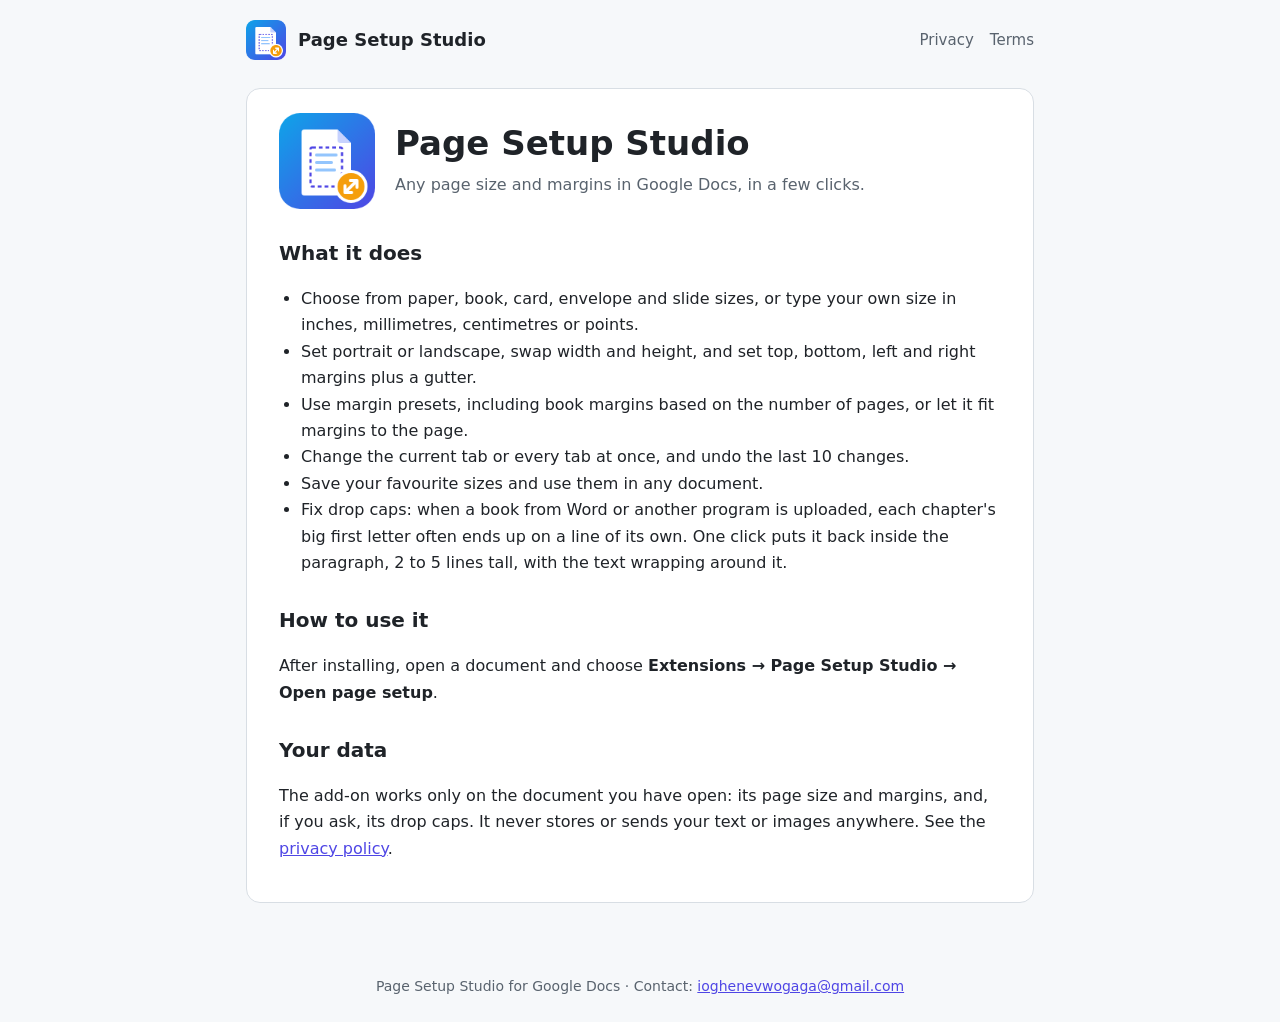
<file: index.html>
<!doctype html><html lang="en"><head><meta charset="utf-8"><meta name="viewport" content="width=device-width,initial-scale=1"><link rel="icon" href="favicon.png"><link rel="stylesheet" href="style.css"><title>Page Setup Studio</title><meta name="description" content="A Google Docs add-on to set any page size, margins and gutter, and fix broken drop caps, with undo."></head><body>
<header><img src="logo.png" alt=""><a href="./">Page Setup Studio</a><nav><a href="privacy.html">Privacy</a><a href="terms.html">Terms</a></nav></header><main><div class="card">
<div class="hero"><img src="logo.png" alt="Page Setup Studio logo"><div><h1>Page Setup Studio</h1><p class="muted" style="margin:0">Any page size and margins in Google Docs, in a few clicks.</p></div></div>
<h2>What it does</h2>
<ul>
<li>Choose from paper, book, card, envelope and slide sizes, or type your own size in inches, millimetres, centimetres or points.</li>
<li>Set portrait or landscape, swap width and height, and set top, bottom, left and right margins plus a gutter.</li>
<li>Use margin presets, including book margins based on the number of pages, or let it fit margins to the page.</li>
<li>Change the current tab or every tab at once, and undo the last 10 changes.</li>
<li>Save your favourite sizes and use them in any document.</li>
<li>Fix drop caps: when a book from Word or another program is uploaded, each chapter's big first letter often ends up on a line of its own. One click puts it back inside the paragraph, 2 to 5 lines tall, with the text wrapping around it.</li>
</ul>
<h2>How to use it</h2>
<p>After installing, open a document and choose <b>Extensions → Page Setup Studio → Open page setup</b>.</p>
<h2>Your data</h2>
<p>The add-on works only on the document you have open: its page size and margins, and, if you ask, its drop caps. It never stores or sends your text or images anywhere. See the <a href="privacy.html">privacy policy</a>.</p>
</div></main>
<footer>Page Setup Studio for Google Docs · Contact: <a href="mailto:ioghenevwogaga@gmail.com">ioghenevwogaga@gmail.com</a></footer></body></html>
</file>
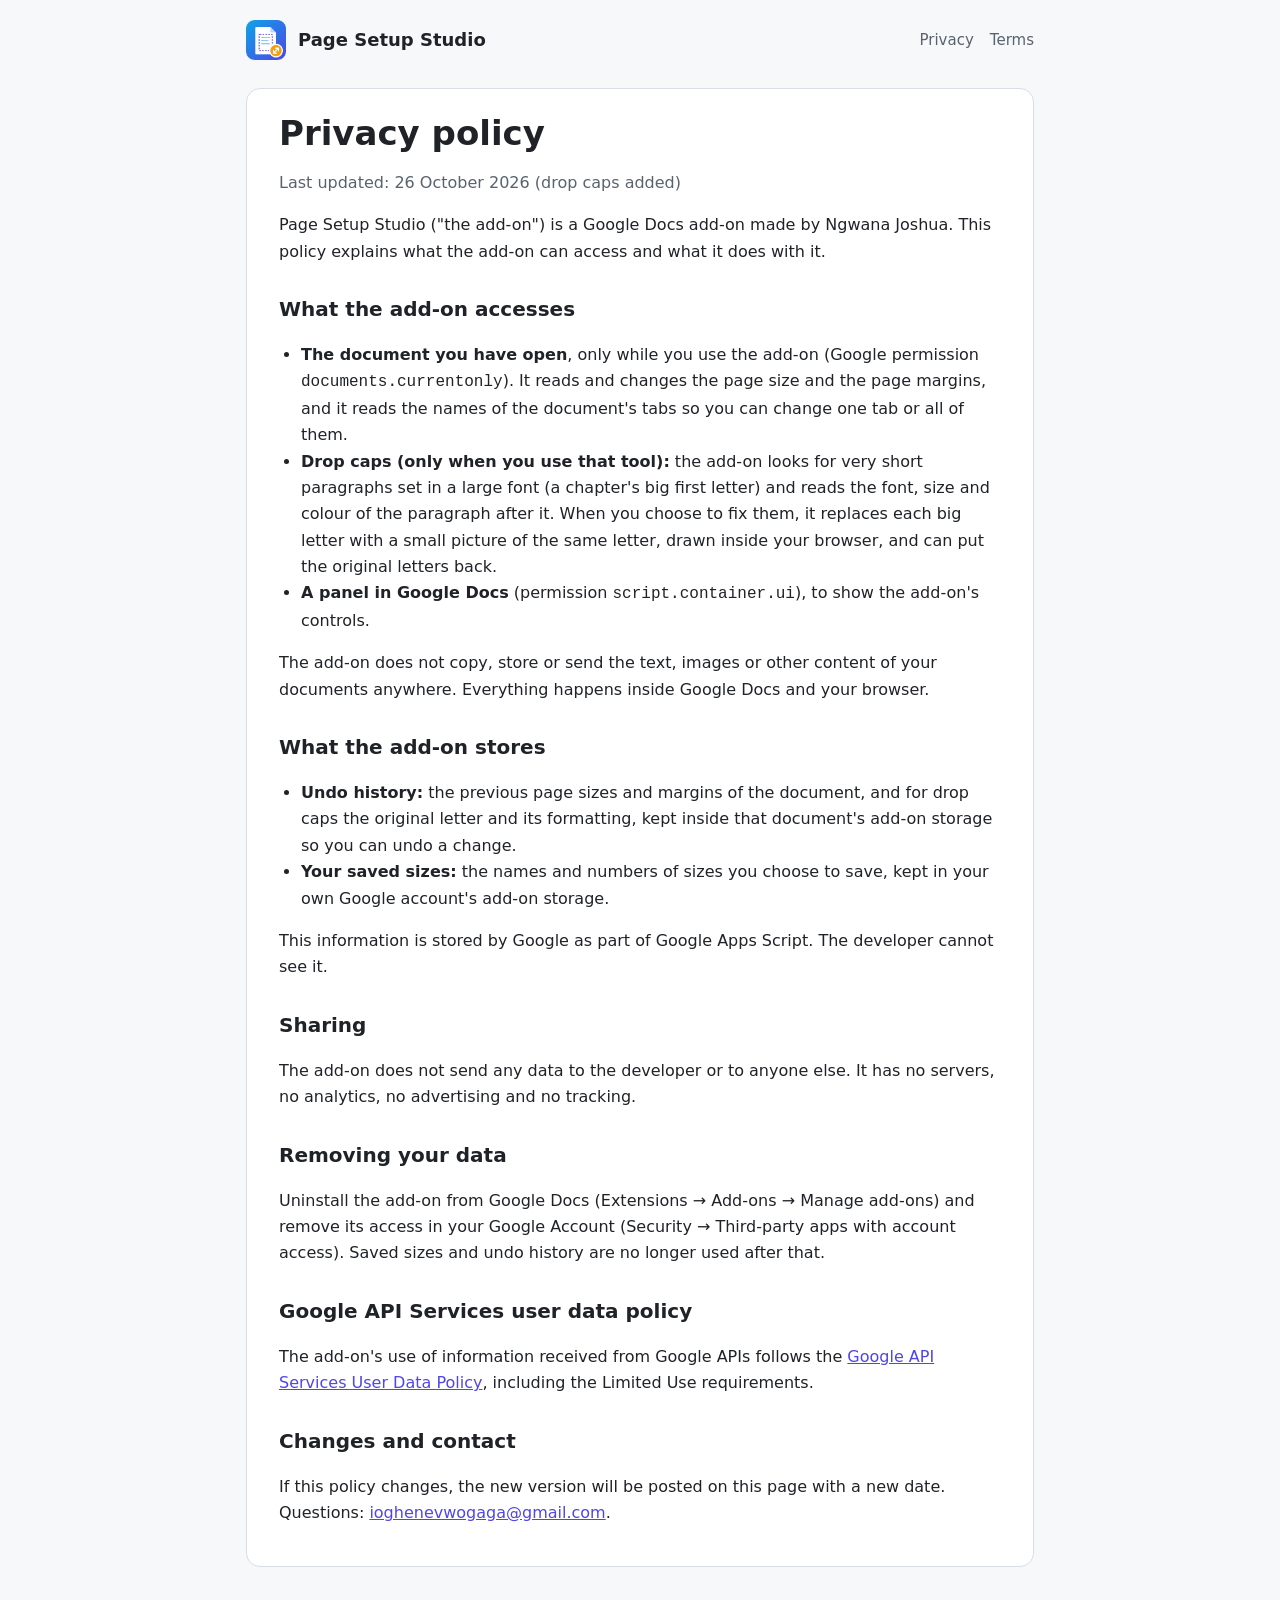
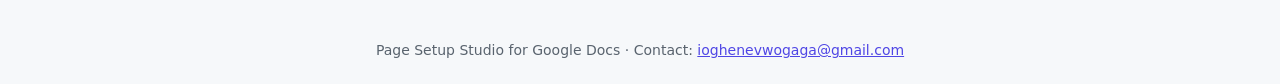
<file: privacy.html>
<!doctype html><html lang="en"><head><meta charset="utf-8"><meta name="viewport" content="width=device-width,initial-scale=1"><link rel="icon" href="favicon.png"><link rel="stylesheet" href="style.css"><title>Privacy policy – Page Setup Studio</title></head><body>
<header><img src="logo.png" alt=""><a href="./">Page Setup Studio</a><nav><a href="privacy.html">Privacy</a><a href="terms.html">Terms</a></nav></header><main><div class="card">
<h1>Privacy policy</h1><p class="muted">Last updated: 26 October 2026 (drop caps added)</p>
<p>Page Setup Studio ("the add-on") is a Google Docs add-on made by Ngwana Joshua. This policy explains what the add-on can access and what it does with it.</p>
<h2>What the add-on accesses</h2>
<ul>
<li><b>The document you have open</b>, only while you use the add-on (Google permission <code>documents.currentonly</code>). It reads and changes the page size and the page margins, and it reads the names of the document's tabs so you can change one tab or all of them.</li>
<li><b>Drop caps (only when you use that tool):</b> the add-on looks for very short paragraphs set in a large font (a chapter's big first letter) and reads the font, size and colour of the paragraph after it. When you choose to fix them, it replaces each big letter with a small picture of the same letter, drawn inside your browser, and can put the original letters back.</li>
<li><b>A panel in Google Docs</b> (permission <code>script.container.ui</code>), to show the add-on's controls.</li>
</ul>
<p>The add-on does not copy, store or send the text, images or other content of your documents anywhere. Everything happens inside Google Docs and your browser.</p>
<h2>What the add-on stores</h2>
<ul>
<li><b>Undo history:</b> the previous page sizes and margins of the document, and for drop caps the original letter and its formatting, kept inside that document's add-on storage so you can undo a change.</li>
<li><b>Your saved sizes:</b> the names and numbers of sizes you choose to save, kept in your own Google account's add-on storage.</li>
</ul>
<p>This information is stored by Google as part of Google Apps Script. The developer cannot see it.</p>
<h2>Sharing</h2>
<p>The add-on does not send any data to the developer or to anyone else. It has no servers, no analytics, no advertising and no tracking.</p>
<h2>Removing your data</h2>
<p>Uninstall the add-on from Google Docs (Extensions → Add-ons → Manage add-ons) and remove its access in your Google Account (Security → Third-party apps with account access). Saved sizes and undo history are no longer used after that.</p>
<h2>Google API Services user data policy</h2>
<p>The add-on's use of information received from Google APIs follows the <a href="https://developers.google.com/terms/api-services-user-data-policy">Google API Services User Data Policy</a>, including the Limited Use requirements.</p>
<h2>Changes and contact</h2>
<p>If this policy changes, the new version will be posted on this page with a new date. Questions: <a href="mailto:ioghenevwogaga@gmail.com">ioghenevwogaga@gmail.com</a>.</p>
</div></main>
<footer>Page Setup Studio for Google Docs · Contact: <a href="mailto:ioghenevwogaga@gmail.com">ioghenevwogaga@gmail.com</a></footer></body></html>
</file>
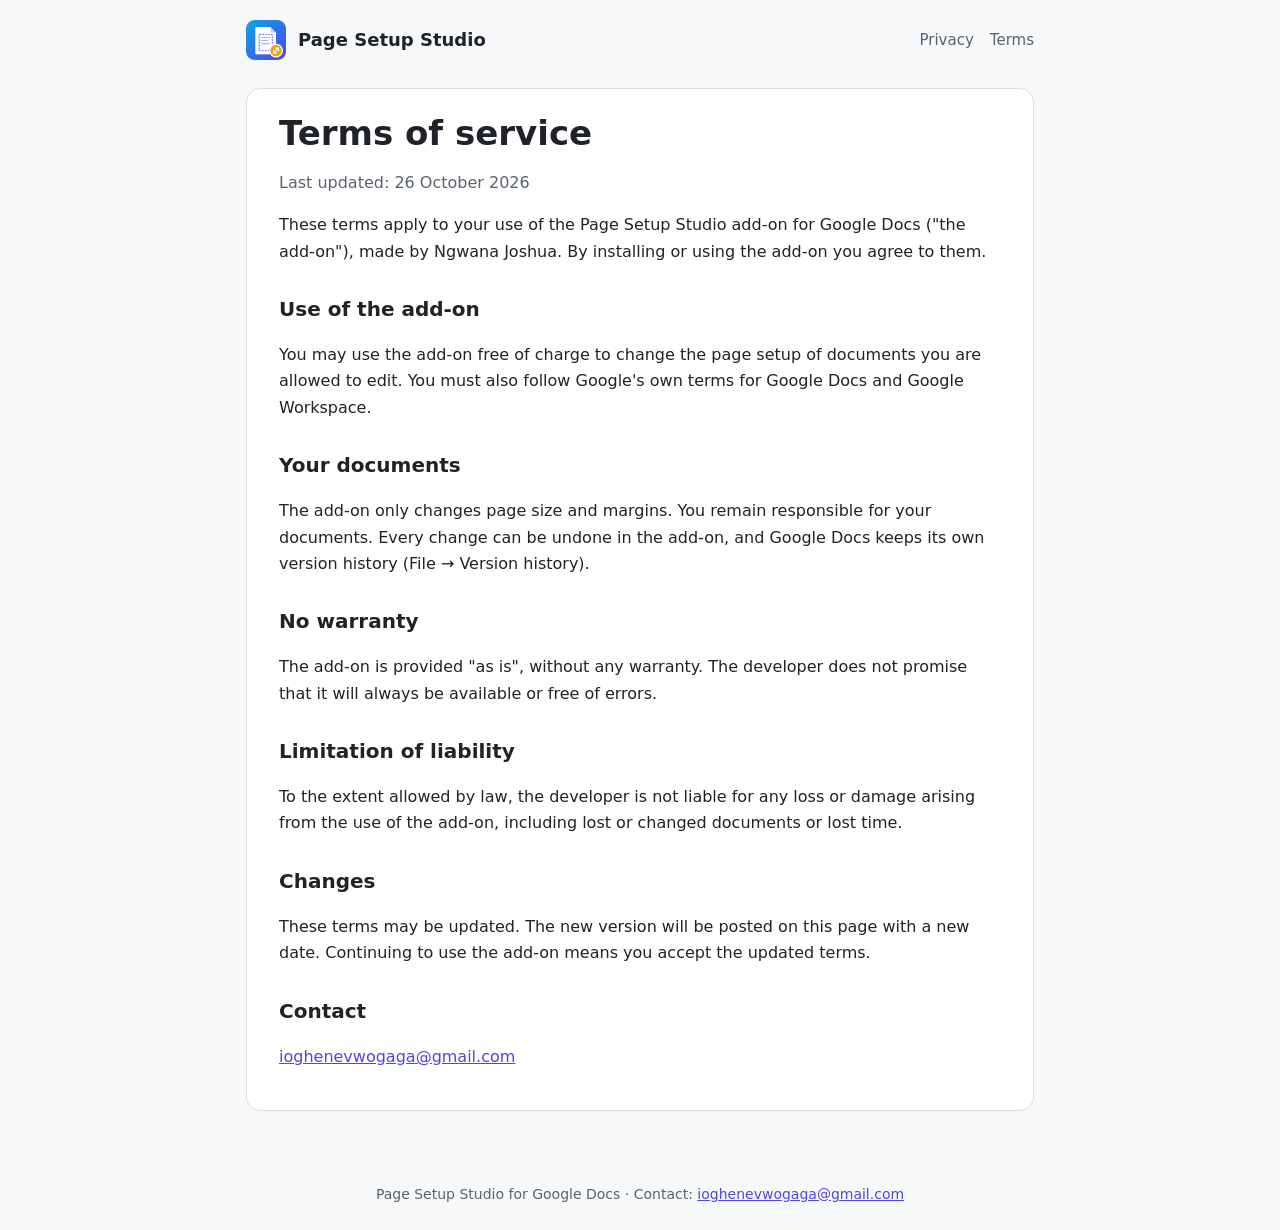
<file: terms.html>
<!doctype html><html lang="en"><head><meta charset="utf-8"><meta name="viewport" content="width=device-width,initial-scale=1"><link rel="icon" href="favicon.png"><link rel="stylesheet" href="style.css"><title>Terms of service – Page Setup Studio</title></head><body>
<header><img src="logo.png" alt=""><a href="./">Page Setup Studio</a><nav><a href="privacy.html">Privacy</a><a href="terms.html">Terms</a></nav></header><main><div class="card">
<h1>Terms of service</h1><p class="muted">Last updated: 26 October 2026</p>
<p>These terms apply to your use of the Page Setup Studio add-on for Google Docs ("the add-on"), made by Ngwana Joshua. By installing or using the add-on you agree to them.</p>
<h2>Use of the add-on</h2>
<p>You may use the add-on free of charge to change the page setup of documents you are allowed to edit. You must also follow Google's own terms for Google Docs and Google Workspace.</p>
<h2>Your documents</h2>
<p>The add-on only changes page size and margins. You remain responsible for your documents. Every change can be undone in the add-on, and Google Docs keeps its own version history (File → Version history).</p>
<h2>No warranty</h2>
<p>The add-on is provided "as is", without any warranty. The developer does not promise that it will always be available or free of errors.</p>
<h2>Limitation of liability</h2>
<p>To the extent allowed by law, the developer is not liable for any loss or damage arising from the use of the add-on, including lost or changed documents or lost time.</p>
<h2>Changes</h2>
<p>These terms may be updated. The new version will be posted on this page with a new date. Continuing to use the add-on means you accept the updated terms.</p>
<h2>Contact</h2>
<p><a href="mailto:ioghenevwogaga@gmail.com">ioghenevwogaga@gmail.com</a></p>
</div></main>
<footer>Page Setup Studio for Google Docs · Contact: <a href="mailto:ioghenevwogaga@gmail.com">ioghenevwogaga@gmail.com</a></footer></body></html>
</file>
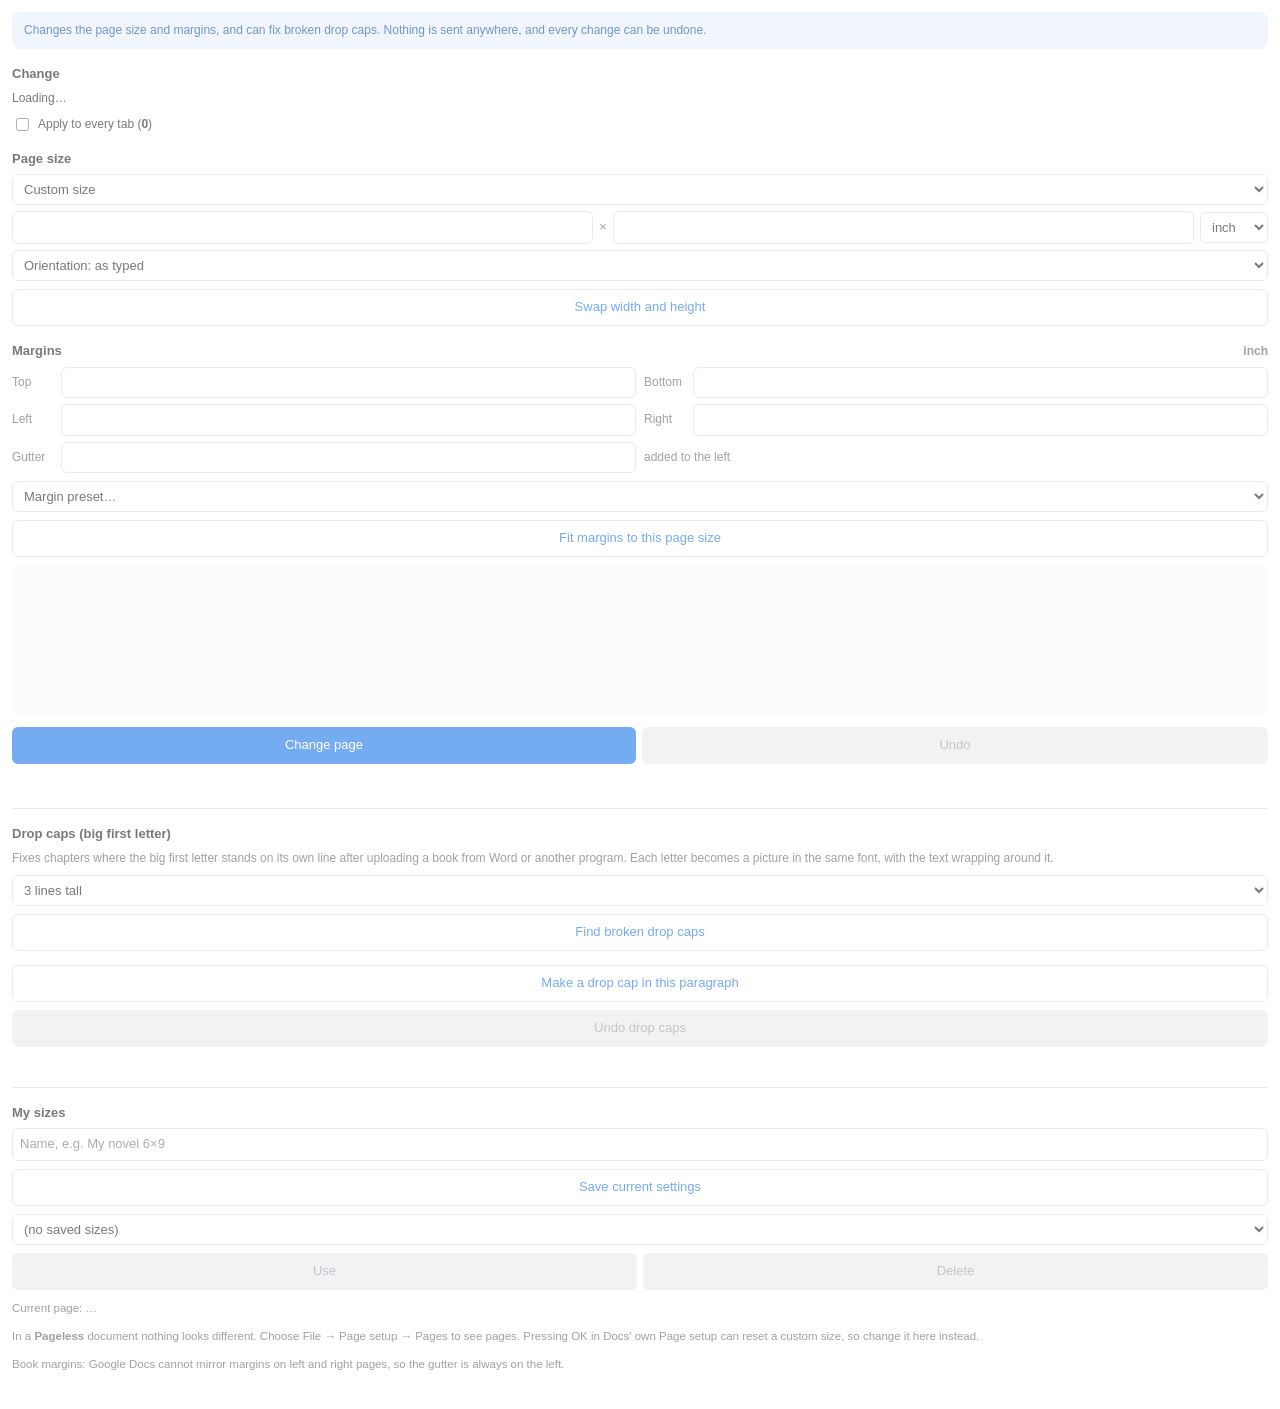
<file: addon/Sidebar.html>
<!DOCTYPE html>
<html>
<head>
<base target="_top">
<meta charset="utf-8">
<style>
  :root{--blue:#1a73e8;--blue2:#1765cc;--ink:#202124;--muted:#5f6368;--line:#dadce0;--bg:#f8f9fa;--ok:#188038;--err:#c5221f;--soft:#e8f0fe}
  *{box-sizing:border-box}
  body{margin:0;padding:12px 12px 24px;font:13px/1.45 Roboto,Arial,sans-serif;color:var(--ink);background:#fff}
  h2{font-size:13px;font-weight:600;margin:16px 0 6px;display:flex;align-items:center;justify-content:space-between}
  .info{background:var(--soft);color:#174ea6;border-radius:8px;padding:10px 12px;font-size:12px}
  .muted{color:var(--muted)}.small{font-size:12px}
  select,input[type=number],input[type=text]{width:100%;padding:6px 7px;border:1px solid var(--line);border-radius:6px;font:inherit;background:#fff;color:var(--ink)}
  select:focus,input:focus{outline:2px solid var(--blue);outline-offset:-1px;border-color:transparent}
  .row{display:flex;gap:6px;align-items:center}
  .row>*{min-width:0}
  .x{flex:none;color:var(--muted)}
  .unit{flex:none;width:68px}
  .grid2{display:grid;grid-template-columns:1fr 1fr;gap:6px 8px}
  .grid2 label{display:flex;align-items:center;gap:5px;font-size:12px;color:var(--muted)}
  .grid2 label span{flex:none;width:44px}
  button{width:100%;margin-top:8px;padding:8px 10px;border:0;border-radius:6px;background:var(--blue);color:#fff;font:inherit;font-weight:500;cursor:pointer}
  button:hover{background:var(--blue2)}
  button.ghost{background:#fff;color:var(--blue);border:1px solid var(--line)}
  button.ghost:hover{background:var(--bg)}
  button:disabled{background:#e8eaed;color:#9aa0a6;border-color:#e8eaed;cursor:default}
  .two{display:flex;gap:6px}.two button{flex:1}
  .preview{display:flex;justify-content:center;align-items:center;height:150px;background:var(--bg);border-radius:8px;margin-top:8px}
  .preview svg{max-height:136px;max-width:100%}
  .dims{text-align:center;margin-top:4px}
  .check{display:flex;gap:6px;align-items:flex-start;margin-top:8px;font-size:12px}
  .check input{margin-top:2px}
  #msg{margin-top:10px;font-size:12px;min-height:18px}
  #msg.ok{color:var(--ok)}#msg.err{color:var(--err)}
  .hide{display:none}
  hr{border:0;border-top:1px solid var(--line);margin:16px 0 4px}
  .note{font-size:11.5px;color:var(--muted);margin-top:10px}
  .busy{opacity:.6;pointer-events:none}
</style>
</head>
<body>
<div class="info">Changes the page size and margins, and can fix broken drop caps. Nothing is sent anywhere, and every change can be undone.</div>

<h2>Change</h2>
<div class="small" id="tabLine">Loading…</div>
<label class="check" id="allTabsRow"><input type="checkbox" id="allTabs"> <span>Apply to every tab (<b id="tabCount">0</b>)</span></label>

<h2>Page size</h2>
<select id="preset" aria-label="Page size preset"></select>
<div class="row" style="margin-top:6px">
  <input type="number" id="w" step="any" min="0" aria-label="Width">
  <span class="x">×</span>
  <input type="number" id="h" step="any" min="0" aria-label="Height">
  <select id="unit" class="unit" aria-label="Unit">
    <option value="in">inch</option><option value="mm">mm</option><option value="cm">cm</option><option value="pt">pt</option>
  </select>
</div>
<div class="row" style="margin-top:6px">
  <select id="orient" aria-label="Orientation">
    <option value="typed">Orientation: as typed</option>
    <option value="portrait">Portrait (tall)</option>
    <option value="landscape">Landscape (wide)</option>
  </select>
</div>
<button class="ghost" id="swap" type="button">Swap width and height</button>

<h2>Margins <span class="muted small" id="unitLbl">inch</span></h2>
<div class="grid2">
  <label><span>Top</span><input type="number" id="top" step="any" min="0"></label>
  <label><span>Bottom</span><input type="number" id="bottom" step="any" min="0"></label>
  <label><span>Left</span><input type="number" id="left" step="any" min="0"></label>
  <label><span>Right</span><input type="number" id="right" step="any" min="0"></label>
  <label><span>Gutter</span><input type="number" id="gutter" step="any" min="0"></label>
  <span class="muted small" style="align-self:center">added to the left</span>
</div>
<select id="mpreset" style="margin-top:8px" aria-label="Margin preset">
  <option value="">Margin preset…</option>
  <option value="normal">Normal (1 inch all round)</option>
  <option value="moderate">Moderate (1" top/bottom, 0.75" sides)</option>
  <option value="narrow">Narrow (0.5 inch all round)</option>
  <option value="wide">Wide (1" top/bottom, 2" sides)</option>
  <option value="book">Book for print (gutter by page count)</option>
</select>
<div id="bookRow" class="row hide" style="margin-top:6px">
  <input type="number" id="pages" min="24" max="828" step="1" placeholder="Number of pages, e.g. 200">
</div>
<button class="ghost" id="fit" type="button">Fit margins to this page size</button>

<div class="preview" aria-hidden="true"><svg id="pv" viewBox="0 0 100 100"></svg></div>
<div class="dims small muted" id="dims"></div>

<div class="two">
  <button id="apply" type="button">Change page</button>
  <button id="undo" class="ghost" type="button" disabled>Undo</button>
</div>
<div id="msg" role="status"></div>

<hr>
<h2>Drop caps (big first letter)</h2>
<p class="small muted" style="margin:0">Fixes chapters where the big first letter stands on its own line after uploading a book from Word or another program. Each letter becomes a picture in the same font, with the text wrapping around it.</p>
<div class="row" style="margin-top:8px">
  <select id="dcLines" aria-label="Drop cap height">
    <option value="2">2 lines tall</option><option value="3" selected>3 lines tall</option><option value="4">4 lines tall</option><option value="5">5 lines tall</option>
  </select>
</div>
<button class="ghost" id="dcFind" type="button">Find broken drop caps</button>
<div id="dcList" class="small" style="margin-top:6px"></div>
<button id="dcFix" type="button" class="hide">Fix all</button>
<button class="ghost" id="dcHere" type="button">Make a drop cap in this paragraph</button>
<button class="ghost" id="dcUndo" type="button" disabled>Undo drop caps</button>
<div id="dcMsg" class="small" style="margin-top:8px;min-height:16px"></div>

<hr>
<h2>My sizes</h2>
<div class="row">
  <input type="text" id="sname" placeholder="Name, e.g. My novel 6×9" maxlength="40">
</div>
<button class="ghost" id="save" type="button">Save current settings</button>
<div class="row" style="margin-top:8px">
  <select id="saved" aria-label="Saved sizes"><option value="">(no saved sizes)</option></select>
</div>
<div class="two"><button class="ghost" id="load" type="button" disabled>Use</button><button class="ghost" id="del" type="button" disabled>Delete</button></div>

<p class="note">Current page: <span id="current">…</span></p>
<p class="note">In a <b>Pageless</b> document nothing looks different. Choose File → Page setup → Pages to see pages. Pressing OK in Docs' own Page setup can reset a custom size, so change it here instead.</p>
<p class="note">Book margins: Google Docs cannot mirror margins on left and right pages, so the gutter is always on the left.</p>

<script>
var PT = { in: 72, mm: 72 / 25.4, cm: 720 / 25.4, pt: 1 };
var IN = 72, MM = 72 / 25.4;
var PRESETS = [
  ['Paper', [
    ['Letter', 8.5 * IN, 11 * IN], ['Legal', 8.5 * IN, 14 * IN], ['Tabloid', 11 * IN, 17 * IN],
    ['Statement', 5.5 * IN, 8.5 * IN], ['Executive', 7.25 * IN, 10.5 * IN], ['Folio', 8.5 * IN, 13 * IN],
    ['A3', 297 * MM, 420 * MM], ['A4', 210 * MM, 297 * MM], ['A5', 148 * MM, 210 * MM], ['A6', 105 * MM, 148 * MM],
    ['B4', 250 * MM, 353 * MM], ['B5', 176 * MM, 250 * MM], ['B5 (JIS)', 182 * MM, 257 * MM]]],
  ['Book trim sizes', [
    ['5 × 8 in', 5 * IN, 8 * IN], ['5.25 × 8 in', 5.25 * IN, 8 * IN], ['5.5 × 8.5 in', 5.5 * IN, 8.5 * IN],
    ['6 × 9 in', 6 * IN, 9 * IN], ['6.14 × 9.21 in (Royal)', 6.14 * IN, 9.21 * IN], ['6.69 × 9.61 in', 6.69 * IN, 9.61 * IN],
    ['7 × 10 in', 7 * IN, 10 * IN], ['7.5 × 9.25 in', 7.5 * IN, 9.25 * IN], ['8 × 10 in', 8 * IN, 10 * IN],
    ['8.25 × 11 in', 8.25 * IN, 11 * IN], ['8.5 × 8.5 in (square)', 8.5 * IN, 8.5 * IN]]],
  ['Cards, photos and envelopes', [
    ['Index card 3 × 5 in', 3 * IN, 5 * IN], ['Postcard 4 × 6 in', 4 * IN, 6 * IN], ['Card 5 × 7 in', 5 * IN, 7 * IN],
    ['Business card 3.5 × 2 in', 3.5 * IN, 2 * IN], ['Square 8 × 8 in', 8 * IN, 8 * IN],
    ['Envelope #10', 9.5 * IN, 4.125 * IN], ['Envelope DL', 220 * MM, 110 * MM], ['Envelope C5', 229 * MM, 162 * MM]]],
  ['Screens and slides', [
    ['Slide 16:9 (13.33 × 7.5 in)', 13.333 * IN, 7.5 * IN], ['Slide 4:3 (10 × 7.5 in)', 10 * IN, 7.5 * IN]]]
];
var state = null, unit = 'in';
var $ = function (id) { return document.getElementById(id); };

/* ---------- presets ---------- */
(function fillPresets() {
  var s = $('preset'), o = document.createElement('option');
  o.value = ''; o.textContent = 'Custom size'; s.appendChild(o);
  PRESETS.forEach(function (g, gi) {
    var og = document.createElement('optgroup'); og.label = g[0];
    g[1].forEach(function (p, pi) {
      var op = document.createElement('option'); op.value = gi + ':' + pi; op.textContent = p[0]; og.appendChild(op);
    });
    s.appendChild(og);
  });
})();

/* ---------- units ---------- */
function round(v) { var d = unit === 'mm' ? 1 : unit === 'pt' ? 1 : unit === 'cm' ? 2 : 3; var f = Math.pow(10, d); return Math.round(v * f) / f; }
function toPt(v) { return Number(v) * PT[unit]; }
function show(id, pt) { $(id).value = round(pt / PT[unit]); }
function val(id) { var v = $(id).value; return v === '' ? NaN : toPt(v); }
function fmt(pt) {
  return round(pt / PT[unit]) + ' ' + ({ in: 'in', mm: 'mm', cm: 'cm', pt: 'pt' })[unit];
}

function setFields(p) {
  ['w', 'h', 'top', 'bottom', 'left', 'right'].forEach(function (k) { show(k, p[k]); });
  show('gutter', p.gutter || 0);
  matchPreset(); draw();
}
function readFields() {
  var p = { w: val('w'), h: val('h'), top: val('top'), bottom: val('bottom'), left: val('left'), right: val('right'), gutter: val('gutter') || 0 };
  var o = $('orient').value;
  if ((o === 'portrait' && p.w > p.h) || (o === 'landscape' && p.h > p.w)) { var t = p.w; p.w = p.h; p.h = t; }
  return p;
}
function matchPreset() {
  var w = val('w'), h = val('h'), found = '';
  PRESETS.forEach(function (g, gi) { g[1].forEach(function (p, pi) {
    if ((Math.abs(p[1] - w) < 0.6 && Math.abs(p[2] - h) < 0.6) || (Math.abs(p[1] - h) < 0.6 && Math.abs(p[2] - w) < 0.6)) found = found || gi + ':' + pi;
  }); });
  $('preset').value = found;
}

$('unit').onchange = function () {
  var before = readRaw(); unit = $('unit').value; $('unitLbl').textContent = $('unit').selectedOptions[0].textContent;
  setFields(before); renderCurrent();
};
function readRaw() { // the fields exactly as typed, in points, before a unit change
  return { w: val('w'), h: val('h'), top: val('top'), bottom: val('bottom'), left: val('left'), right: val('right'), gutter: val('gutter') || 0 };
}

$('preset').onchange = function () {
  if (!this.value) return;
  var a = this.value.split(':'), p = PRESETS[+a[0]][1][+a[1]];
  var w = p[1], h = p[2], o = $('orient').value;
  if ((o === 'landscape' && h > w) || (o === 'portrait' && w > h)) { var t = w; w = h; h = t; }
  show('w', w); show('h', h); clampMargins(); draw();
};
$('orient').onchange = draw;
$('swap').onclick = function () { var w = $('w').value; $('w').value = $('h').value; $('h').value = w; $('orient').value = 'typed'; matchPreset(); draw(); };
['w', 'h'].forEach(function (id) { $(id).oninput = function () { matchPreset(); draw(); }; });
['top', 'bottom', 'left', 'right', 'gutter'].forEach(function (id) { $(id).oninput = function () { $('mpreset').value = ''; draw(); }; });

/* ---------- margins ---------- */
function setMargins(t, b, l, r, g) { show('top', t); show('bottom', b); show('left', l); show('right', r); show('gutter', g || 0); draw(); }
function fitMargins() {
  var p = readFields(), m = Math.max(18, Math.min(72, Math.min(p.w, p.h) * 0.12));
  m = Math.round(m / 9) * 9; // whole eighths of an inch
  setMargins(m, m, m, m, 0); $('mpreset').value = '';
}
function clampMargins() { // keep old margins unless they no longer fit the new page
  var p = readFields();
  if (p.w - p.left - p.right - p.gutter < 36 || p.h - p.top - p.bottom < 36) fitMargins();
}
$('fit').onclick = fitMargins;
function bookGutter(n) { return n <= 150 ? 0.375 : n <= 300 ? 0.5 : n <= 500 ? 0.625 : n <= 700 ? 0.75 : 0.875; }
function applyMarginPreset() {
  var v = $('mpreset').value;
  $('bookRow').classList.toggle('hide', v !== 'book');
  if (v === 'normal') setMargins(72, 72, 72, 72, 0);
  if (v === 'moderate') setMargins(72, 72, 54, 54, 0);
  if (v === 'narrow') setMargins(36, 36, 36, 36, 0);
  if (v === 'wide') setMargins(72, 72, 144, 144, 0);
  if (v === 'book') {
    var n = parseInt($('pages').value, 10) || 200;
    setMargins(54, 54, 36, 36, bookGutter(n) * 72);
  }
}
$('mpreset').onchange = applyMarginPreset;
$('pages').oninput = function () { if ($('mpreset').value === 'book') applyMarginPreset(); };

/* ---------- preview ---------- */
function draw() {
  var p = readFields(), svg = $('pv');
  if (!(p.w > 0 && p.h > 0)) { svg.innerHTML = ''; $('dims').textContent = ''; return; }
  var s = 100 / Math.max(p.w, p.h), W = p.w * s, H = p.h * s;
  var L = (p.left + p.gutter) * s, R = p.right * s, T = p.top * s, B = p.bottom * s;
  var cw = Math.max(0, W - L - R), ch = Math.max(0, H - T - B), lines = '';
  for (var y = T + 4; y < T + ch - 1; y += 5) lines += '<rect x="' + (L + 2) + '" y="' + y + '" width="' + Math.max(0, cw - 4) + '" height="1.6" rx=".8" fill="#c6dafc"/>';
  var gutter = p.gutter > 0 ? '<rect x="' + (p.left * s) + '" y="0" width="' + (p.gutter * s) + '" height="' + H + '" fill="#fde7c4"/>' : '';
  svg.setAttribute('viewBox', (-2) + ' ' + (-2) + ' ' + (W + 4) + ' ' + (H + 4));
  svg.innerHTML = '<rect x="0" y="0" width="' + W + '" height="' + H + '" fill="#fff" stroke="#9aa0a6" stroke-width=".6"/>' + gutter +
    '<rect x="' + L + '" y="' + T + '" width="' + cw + '" height="' + ch + '" fill="none" stroke="#1a73e8" stroke-width=".5" stroke-dasharray="1.5 1.2"/>' + lines;
  var bad = cw * (1 / s) < 36 || ch * (1 / s) < 36;
  $('dims').innerHTML = fmt(p.w) + ' × ' + fmt(p.h) + (bad ? ' · <span style="color:#c5221f">margins too big</span>' : ' · writing area ' + fmt(cw / s) + ' × ' + fmt(ch / s));
}

/* ---------- talking to Google Docs ---------- */
function msg(text, kind) { var m = $('msg'); m.textContent = text || ''; m.className = kind || ''; }
function busy(on) { document.body.classList.toggle('busy', on); }
function call(fn, arg, done) {
  busy(true);
  google.script.run
    .withSuccessHandler(function (r) { busy(false); done(r); })
    .withFailureHandler(function (e) { busy(false); msg(e && e.message ? e.message : String(e), 'err'); })[fn](arg);
}
function renderCurrent() {
  if (!state) return;
  var p = state.page;
  $('current').textContent = fmt(p.w) + ' × ' + fmt(p.h) + ', margins ' + [p.top, p.bottom, p.left, p.right].map(function (v) { return round(v / PT[unit]); }).join(' / ') + ' ' + unit + ' (top / bottom / left / right)';
}
function render(st, fill) {
  state = st;
  var n = st.tabs.length;
  $('tabLine').innerHTML = n > 1 ? 'Current tab: <b></b>' : 'This document';
  if (n > 1) $('tabLine').querySelector('b').textContent = st.activeTitle || 'Tab';
  $('allTabsRow').classList.toggle('hide', n < 2);
  $('tabCount').textContent = n;
  $('undo').disabled = !st.canUndo;
  $('dcUndo').disabled = !st.canUndoDc;
  renderSaved(st.saved);
  renderCurrent();
  if (fill) setFields(st.page);
  if (st.message) msg(st.message, 'ok');
}
function renderSaved(list) {
  var s = $('saved'); s.innerHTML = '';
  if (!list || !list.length) { s.innerHTML = '<option value="">(no saved sizes)</option>'; }
  (list || []).forEach(function (x, i) { var o = document.createElement('option'); o.value = i; o.textContent = x.name; s.appendChild(o); });
  state && (state.saved = list || []);
  $('load').disabled = $('del').disabled = !(list && list.length);
}

$('apply').onclick = function () {
  var p = readFields();
  if ([p.w, p.h, p.top, p.bottom, p.left, p.right].some(isNaN)) return msg('Please fill in every size and margin.', 'err');
  p.allTabs = $('allTabs').checked;
  msg('Changing…');
  call('applyPage', p, function (st) { render(st, false); });
};
$('undo').onclick = function () { msg('Undoing…'); call('undoLast', null, function (st) { render(st, true); }); };
$('save').onclick = function () {
  var p = readFields(); p.name = $('sname').value.trim(); p.unit = unit;
  if (!p.name) return msg('Type a name for this size first.', 'err');
  call('saveSize', p, function (list) { renderSaved(list); $('sname').value = ''; msg('Saved "' + p.name + '".', 'ok'); });
};
$('load').onclick = function () {
  var x = state.saved[+$('saved').value]; if (!x) return;
  unit = x.unit || unit; $('unit').value = unit; $('unitLbl').textContent = $('unit').selectedOptions[0].textContent;
  $('orient').value = 'typed'; $('mpreset').value = ''; $('bookRow').classList.add('hide');
  setFields(x); renderCurrent(); msg('Loaded "' + x.name + '". Press Change page to use it.', 'ok');
};
$('del').onclick = function () {
  var x = state.saved[+$('saved').value]; if (!x) return;
  call('deleteSize', x.name, function (list) { renderSaved(list); msg('Deleted "' + x.name + '".', 'ok'); });
};

/* ---------- drop caps ---------- */
var dcItems = [];
function dcMsg(t, kind) { var m = $('dcMsg'); m.textContent = t || ''; m.style.color = kind === 'err' ? '#c5221f' : kind === 'ok' ? '#188038' : '#5f6368'; }
function gcall(fn, arg, done) {
  busy(true);
  google.script.run.withSuccessHandler(function (r) { busy(false); done(r); })
    .withFailureHandler(function (e) { busy(false); dcMsg(e && e.message ? e.message : String(e), 'err'); })[fn](arg);
}
var loadedFonts = {};
function loadFont(family, bold, italic) {
  var key = family + (bold ? 'b' : '') + (italic ? 'i' : '');
  if (loadedFonts[key]) return loadedFonts[key];
  var w = bold ? 700 : 400;
  var href = 'https://fonts.googleapis.com/css2?family=' + encodeURIComponent(family).replace(/%20/g, '+') + ':ital,wght@' + (italic ? 1 : 0) + ',' + w + '&display=block';
  var l = document.createElement('link'); l.rel = 'stylesheet'; l.href = href; document.head.appendChild(l);
  loadedFonts[key] = new Promise(function (res) {
    l.onload = function () { document.fonts.load((italic ? 'italic ' : '') + w + ' 100px "' + family + '"', 'A').then(function () { res(true); }, function () { res(false); }); };
    l.onerror = function () { res(false); };
    setTimeout(function () { res(false); }, 6000);
  });
  return loadedFonts[key];
}
function geometry(bodySize, bodyLine, lines) { // same rules as dropCapGeometry() on the server
  var lh = bodySize * 1.25 * (bodyLine || 1.15), cap = bodySize * 0.72;
  return { height: (lines - 1) * lh + cap, top: (lh - cap) * 0.62 };
}
/** Draws one letter so that its capital height = the wanted height. Returns {b64,w,h,top} in points. */
function drawCap(it, lines) {
  return loadFont(it.font, it.bold, it.italic).then(function () {
    var g = geometry(it.bodySize, it.bodyLine, lines), SCALE = 4, PX = 96 / 72 * SCALE;
    var c = document.createElement('canvas'), x = c.getContext('2d');
    var style = (it.italic ? 'italic ' : '') + (it.bold ? '700 ' : '400 ');
    x.font = style + '100px "' + it.font + '", Georgia, serif';
    var m = x.measureText(it.letter);
    var asc = m.actualBoundingBoxAscent / 100, desc = Math.max(0, m.actualBoundingBoxDescent) / 100;
    var fs = g.height / asc;                         // font size (pt) whose letter height fills the lines
    var padR = it.bodySize * 0.35;                   // small gap before the text
    var left = Math.max(0, m.actualBoundingBoxLeft) / 100 * fs, right = m.actualBoundingBoxRight / 100 * fs;
    var wPt = left + right + padR, hPt = g.height + desc * fs;
    c.width = Math.ceil(wPt * PX); c.height = Math.ceil(hPt * PX);
    x = c.getContext('2d'); x.font = style + (fs * PX) + 'px "' + it.font + '", Georgia, serif';
    x.fillStyle = it.color || '#000'; x.textBaseline = 'alphabetic';
    x.fillText(it.letter, left * PX, g.height * PX);
    return { b64: c.toDataURL('image/png').split(',')[1], w: Math.round(wPt * 100) / 100, h: Math.round(hPt * 100) / 100, top: Math.round(g.top * 100) / 100 };
  });
}
function capKey(it) { return [it.letter, it.font, it.bold, it.italic, it.color, it.bodySize, it.bodyLine].join('|'); }

$('dcFind').onclick = function () {
  dcMsg('Searching the document…'); $('dcFix').classList.add('hide'); $('dcList').textContent = '';
  gcall('findDropCaps', $('allTabs').checked, function (r) {
    dcItems = r.items;
    if (!dcItems.length) { dcMsg('No broken drop caps found' + (r.tabs > 1 ? ' in any tab.' : ' in this tab.'), 'ok'); return; }
    var letters = dcItems.slice(0, 12).map(function (i) { return '<b>' + i.letter.replace(/</g, '&lt;') + '</b>' + i.next.slice(0, 18).replace(/</g, '&lt;') + '…'; });
    $('dcList').innerHTML = 'Found <b>' + dcItems.length + '</b>: ' + letters.join(', ') + (dcItems.length > 12 ? ' and more.' : '');
    $('dcFix').textContent = 'Fix all ' + dcItems.length + ' drop caps'; $('dcFix').classList.remove('hide'); dcMsg('');
  });
};
$('dcFix').onclick = function () {
  if (!dcItems.length) return;
  var lines = +$('dcLines').value, keys = {}, uniq = [];
  dcItems.forEach(function (it) { var k = capKey(it); it.key = k; if (!keys[k]) { keys[k] = 1; uniq.push(it); } });
  dcMsg('Drawing ' + uniq.length + ' letter' + (uniq.length > 1 ? 's' : '') + '…'); busy(true);
  var images = {};
  Promise.all(uniq.map(function (it) { return drawCap(it, lines).then(function (img) { images[it.key] = img; }); })).then(function () {
    busy(false); dcMsg('Fixing ' + dcItems.length + ' chapters… this can take a minute for a long book.');
    gcall('fixDropCaps', { items: dcItems.map(function (i) { return { tabId: i.tabId, index: i.index, letter: i.letter, key: i.key }; }), images: images }, function (r) {
      dcMsg('Done: ' + r.fixed + ' drop cap' + (r.fixed === 1 ? '' : 's') + ' fixed' + (r.skipped ? ', ' + r.skipped + ' skipped because the text changed' : '') + '.', 'ok');
      $('dcFix').classList.add('hide'); $('dcList').textContent = ''; dcItems = []; $('dcUndo').disabled = false;
    });
  });
};
$('dcHere').onclick = function () {
  var lines = +$('dcLines').value; dcMsg('Reading the paragraph…');
  gcall('cursorParagraph', null, function (it) {
    drawCap(it, lines).then(function (img) {
      gcall('makeDropCapHere', img, function () { dcMsg('Drop cap added. Use "Undo drop caps" to remove it.', 'ok'); $('dcUndo').disabled = false; });
    });
  });
};
$('dcUndo').onclick = function () {
  dcMsg('Putting the original letters back…');
  gcall('undoDropCaps', null, function (r) { dcMsg('Undone: ' + r.undone + ' letter' + (r.undone === 1 ? '' : 's') + ' put back.', 'ok'); $('dcUndo').disabled = !r.more; });
};

call('getState', null, function (st) { render(st, true); });
</script>
</body>
</html>
</file>
<file: style.css>
:root{--ink:#1f2328;--muted:#59636e;--line:#d8dee4;--bg:#f6f8fa;--blue:#4F46E5;--card:#fff}
@media (prefers-color-scheme:dark){:root{--ink:#e6edf3;--muted:#9198a1;--line:#30363d;--bg:#0d1117;--blue:#818cf8;--card:#151b23}}
*{box-sizing:border-box}
body{margin:0;font:16px/1.65 system-ui,-apple-system,"Segoe UI",Roboto,sans-serif;color:var(--ink);background:var(--bg)}
a{color:var(--blue)}
header{display:flex;align-items:center;gap:12px;max-width:820px;margin:0 auto;padding:20px 16px}
header img{width:40px;height:40px}
header a{text-decoration:none;color:var(--ink);font-weight:700;font-size:18px}
header nav{margin-left:auto;display:flex;gap:16px;font-size:15px}
header nav a{font-weight:400;font-size:15px;color:var(--muted)}
main{max-width:820px;margin:0 auto;padding:8px 16px 48px}
.card{background:var(--card);border:1px solid var(--line);border-radius:14px;padding:24px clamp(16px,4vw,32px)}
h1{font-size:clamp(26px,4vw,34px);line-height:1.2;margin:0 0 8px}
h2{font-size:20px;margin:28px 0 8px}
.muted{color:var(--muted)}
ul{padding-left:22px}
.hero{display:flex;gap:20px;align-items:center;flex-wrap:wrap}
.hero img{width:96px;height:96px}
footer{text-align:center;color:var(--muted);font-size:14px;padding:24px 16px}
</file>
